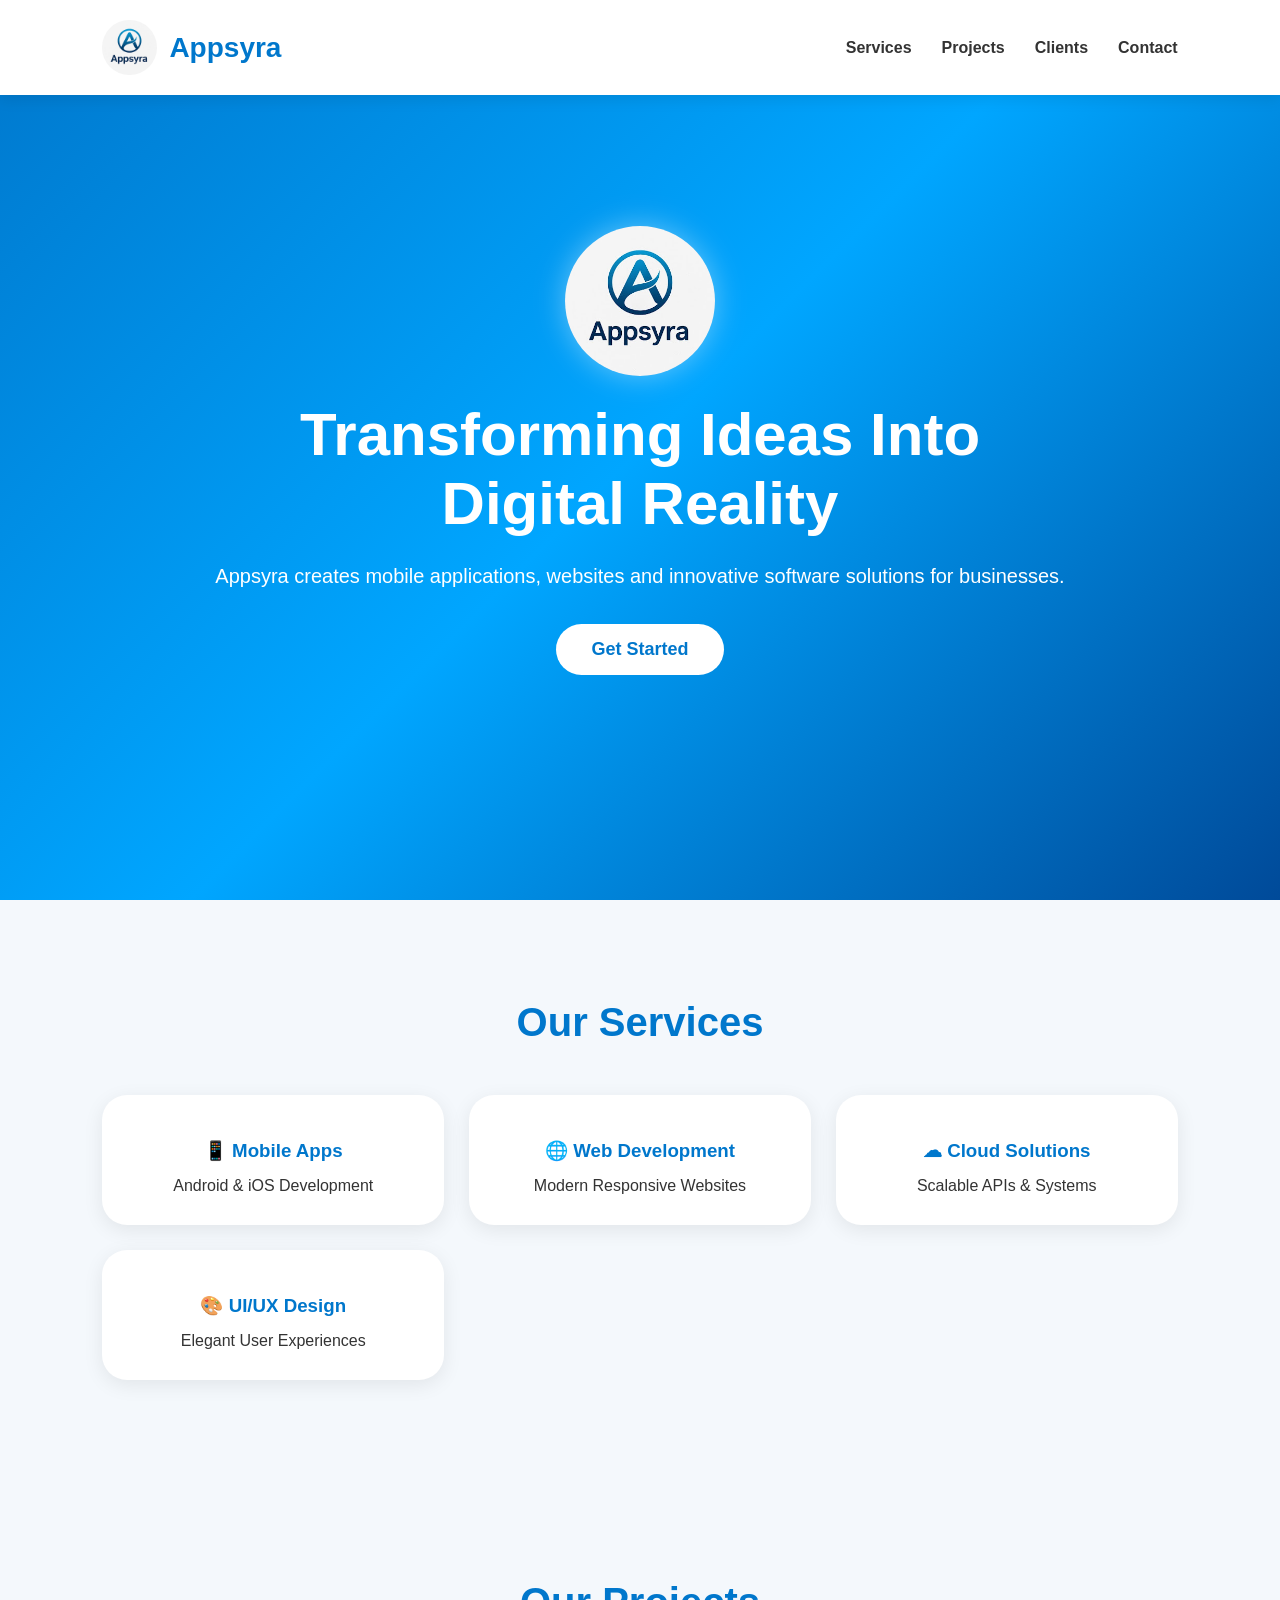
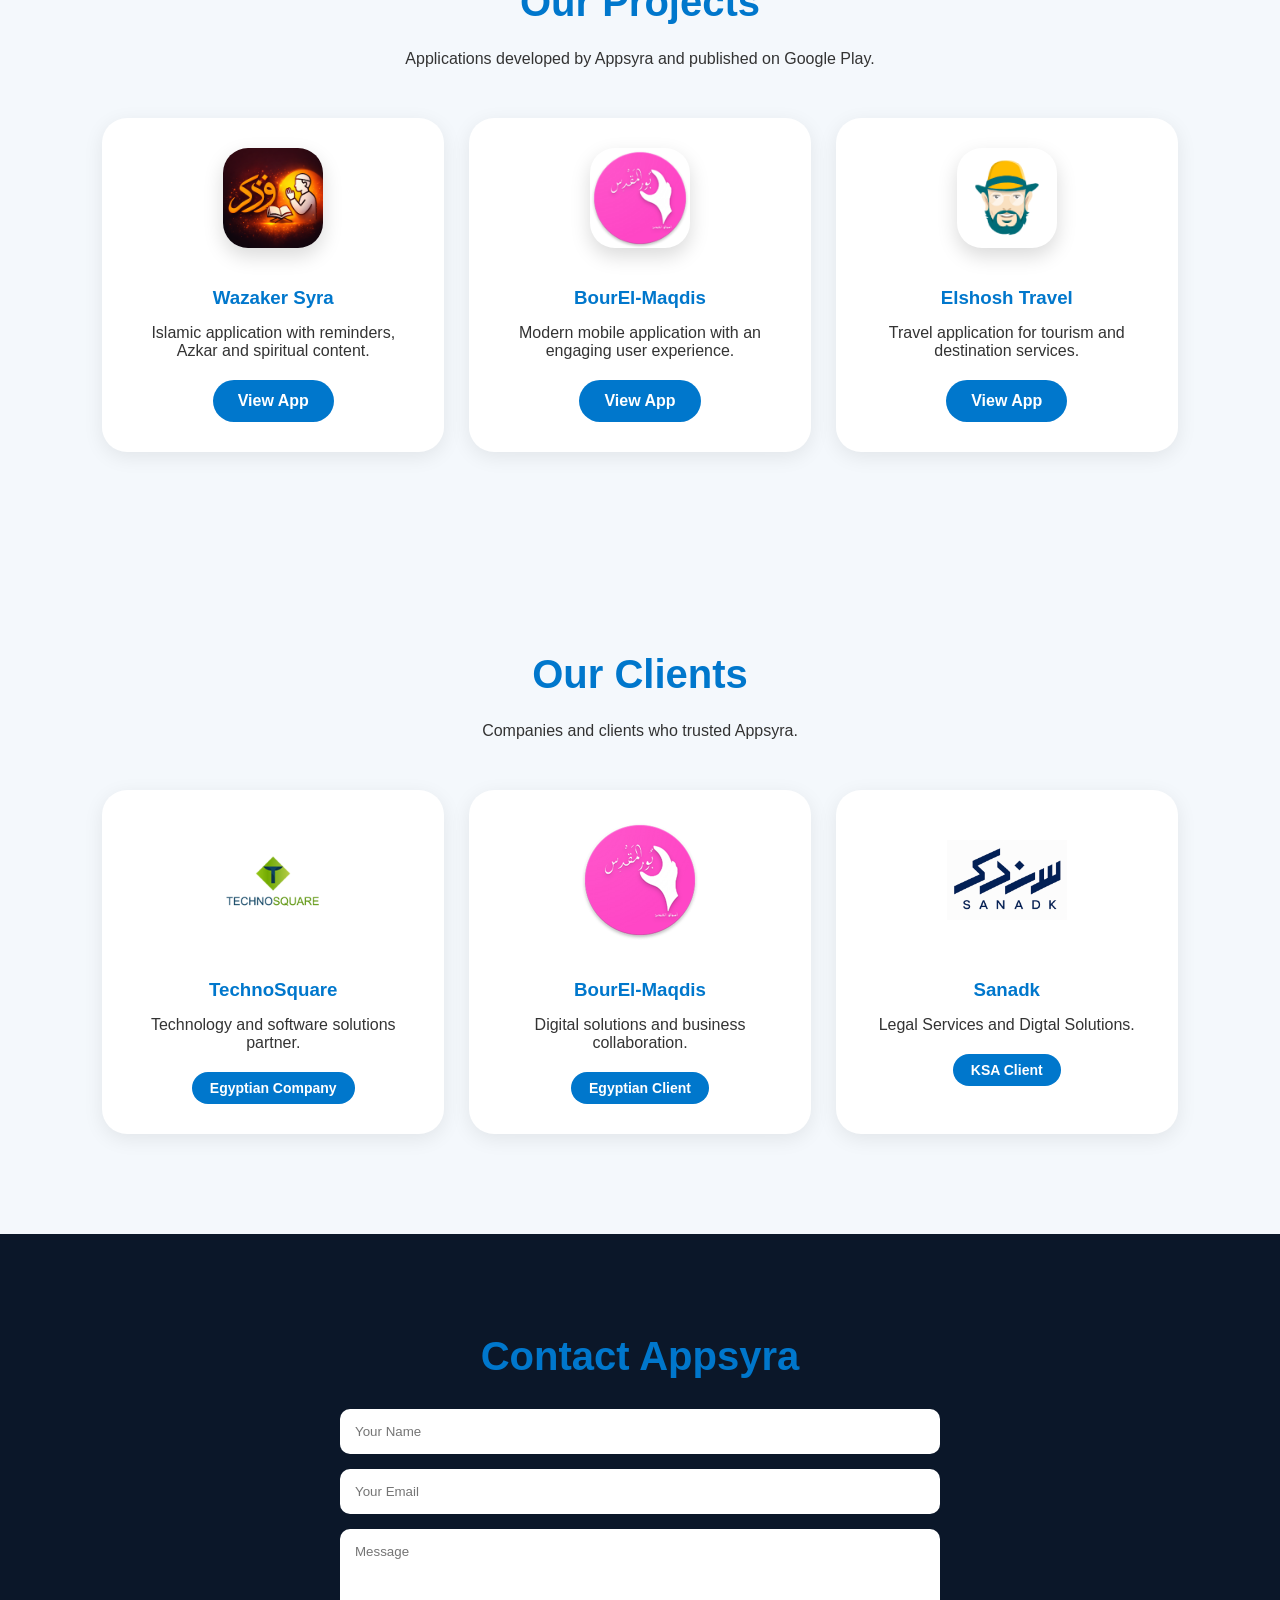
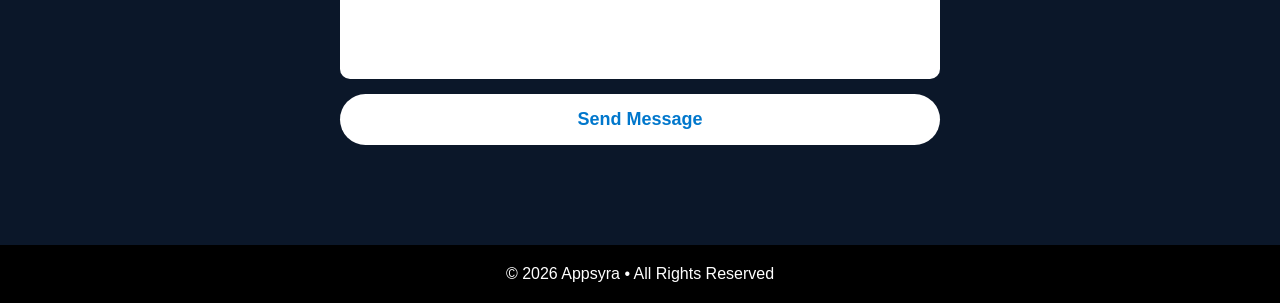
<file: index.html>
<!DOCTYPE html>
<html lang="en">
<head>
<meta charset="UTF-8">
<meta name="viewport" content="width=device-width, initial-scale=1.0">
<title>Appsyra</title>

<style>

*{
margin:0;
padding:0;
box-sizing:border-box;
font-family:Arial,sans-serif;
scroll-behavior:smooth;
}

body{
background:#f4f8fc;
color:#333;
}

/* NAVBAR */

nav{
display:flex;
justify-content:space-between;
align-items:center;
padding:20px 8%;
position:fixed;
width:100%;
top:0;
background:white;
box-shadow:0 3px 15px rgba(0,0,0,.1);
z-index:1000;

transition: all 0.4s ease;
backdrop-filter: blur(10px);
}

/* SCROLL EFFECT */
nav.scrolled{
background: rgba(255,255,255,0.75);
box-shadow:0 3px 20px rgba(0,0,0,.08);
padding:12px 8%;
}

/* LOGO animation */
.logo-container img{
width:55px;
height:55px;
border-radius:50%;
transition:0.3s;
}

nav.scrolled .logo-container img{
width:45px;
height:45px;
}

.logo-text{
font-size:28px;
font-weight:bold;
color:#0077cc;
transition:0.3s;
}

nav.scrolled .logo-text{
font-size:24px;
}

.logo-container{
display:flex;
align-items:center;
gap:12px;
}

.logo-container img{
width:55px;
height:55px;
border-radius:50%;
}

.logo-text{
font-size:28px;
font-weight:bold;
color:#0077cc;
}

nav ul{
display:flex;
list-style:none;
gap:30px;
flex-wrap:wrap;
}

nav a{
text-decoration:none;
font-weight:bold;
color:#333;
transition:.3s;
}

nav a:hover{
color:#00a6ff;
}

/* HERO */

.hero{
height:100vh;
display:flex;
justify-content:center;
align-items:center;
text-align:center;
padding:20px;
background:linear-gradient(
135deg,
#0077cc,
#00a6ff,
#004a99
);
color:white;
}

.hero-content{
max-width:850px;
}

.hero img{
width:150px;
margin-bottom:20px;
border-radius:50%;
box-shadow:0 0 30px rgba(255,255,255,.4);
}

.hero h1{
font-size:60px;
margin-bottom:20px;
}

.hero p{
font-size:20px;
line-height:1.8;
margin-bottom:30px;
}

.btn{
padding:15px 35px;
border:none;
border-radius:50px;
background:white;
color:#0077cc;
font-size:18px;
font-weight:bold;
cursor:pointer;
transition:.4s;
}

.btn:hover{
transform:translateY(-5px);
}

/* SECTIONS */

.section{
padding:100px 8%;
text-align:center;
}

.section h2{
font-size:40px;
margin-bottom:25px;
color:#0077cc;
}

.cards{
display:grid;
grid-template-columns:repeat(auto-fit,minmax(280px,1fr));
gap:25px;
margin-top:50px;
}

.card,
.project-card,
.client-card{
padding:30px;
background:white;
border-radius:25px;
box-shadow:0 5px 20px rgba(0,0,0,.08);
transition:.4s;
}

.card:hover,
.project-card:hover,
.client-card:hover{
transform:translateY(-10px);
}

.card h3,
.project-card h3,
.client-card h3{
margin:15px 0;
color:#0077cc;
}

/* PROJECTS */

.project-image{
width:100px;
height:100px;
border-radius:25px;
object-fit:cover;
margin-bottom:20px;
box-shadow:0 8px 20px rgba(0,0,0,.15);
transition:.4s;
}

.project-card:hover .project-image{
transform:scale(1.1);
}

.project-btn{
display:inline-block;
margin-top:20px;
padding:12px 25px;
background:#0077cc;
color:white;
border-radius:30px;
text-decoration:none;
font-weight:bold;
transition:.3s;
}

.project-btn:hover{
background:#00a6ff;
}

/* CLIENT LOGOS */

.client-logo{
width:120px;
height:120px;
object-fit:contain;
margin-bottom:20px;
transition:.4s;
}

.client-card:hover .client-logo{
transform:scale(1.1);
}

.client-country{
display:inline-block;
margin-top:20px;
padding:8px 18px;
border-radius:20px;
background:#0077cc;
color:white;
font-size:14px;
font-weight:bold;
}

/* CONTACT */

.contact{
background:#0b1729;
color:white;
}

form{
display:flex;
flex-direction:column;
gap:15px;
max-width:600px;
margin:auto;
margin-top:30px;
}

input,
textarea{
padding:15px;
border:none;
border-radius:10px;
outline:none;
}

textarea{
height:150px;
resize:none;
}

footer{
padding:20px;
text-align:center;
background:black;
color:white;
}

/* MOBILE */

@media(max-width:768px){

.hero h1{
font-size:38px;
}

.hero p{
font-size:18px;
}

nav{
flex-direction:column;
gap:15px;
padding:15px;
}

nav ul{
justify-content:center;
}

.hero{
padding-top:100px;
height:auto;
min-height:100vh;
}

}

</style>
</head>

<body>

<!-- NAVBAR -->

<nav>

<div class="logo-container">
<img src="logo.jpg" alt="Appsyra Logo">
<div class="logo-text">Appsyra</div>
</div>

<ul>
<li><a href="#services">Services</a></li>
<li><a href="#projects">Projects</a></li>
<li><a href="#clients">Clients</a></li>
<li><a href="#contact">Contact</a></li>
</ul>

</nav>

<!-- HERO -->

<section class="hero">

<div class="hero-content">

<img src="logo.jpg" alt="Appsyra Logo">

<h1>Transforming Ideas Into Digital Reality</h1>

<p>
Appsyra creates mobile applications,
websites and innovative software solutions
for businesses.
</p>

<button
class="btn"
onclick="document.getElementById('contact').scrollIntoView()">
Get Started
</button>

</div>

</section>



<!-- SERVICES -->

<section id="services" class="section">

<h2>Our Services</h2>

<div class="cards">

<div class="card">
<h3>📱 Mobile Apps</h3>
<p>Android & iOS Development</p>
</div>

<div class="card">
<h3>🌐 Web Development</h3>
<p>Modern Responsive Websites</p>
</div>

<div class="card">
<h3>☁ Cloud Solutions</h3>
<p>Scalable APIs & Systems</p>
</div>

<div class="card">
<h3>🎨 UI/UX Design</h3>
<p>Elegant User Experiences</p>
</div>

</div>

</section>


<!-- PROJECTS -->

<section id="projects" class="section">

<h2>Our Projects</h2>

<p>
Applications developed by Appsyra and published on Google Play.
</p>

<div class="cards">

<div class="project-card">

<img src="images/wazaker.png"
class="project-image"
alt="Wazaker">

<h3>Wazaker Syra</h3>

<p>
Islamic application with reminders,
Azkar and spiritual content.
</p>

<a
href="https://play.google.com/store/apps/details?id=com.wazaker.syra.app"
target="_blank"
class="project-btn">
View App
</a>

</div>


<div class="project-card">

<img src="images/bourmaqdes.png"
class="project-image"
alt="BourEl-Maqdis">

<h3>BourEl-Maqdis</h3>

<p>
Modern mobile application with
an engaging user experience.
</p>

<a
href="https://play.google.com/store/apps/details?id=com.mazen.bourmaqdes"
target="_blank"
class="project-btn">
View App
</a>

</div>


<div class="project-card">

<img src="images/elshosh.png"
class="project-image"
alt="Elshosh">

<h3>Elshosh Travel</h3>

<p>
Travel application for tourism
and destination services.
</p>

<a
href="https://play.google.com/store/apps/details?id=com.elshosh.travel"
target="_blank"
class="project-btn">
View App
</a>

</div>

</div>

</section>


<!-- CLIENTS -->

<section id="clients" class="section">

<h2>Our Clients</h2>

<p>
Companies and clients who trusted Appsyra.
</p>

<div class="cards">

<div class="client-card">

<img
src="images/technosquare.png"
class="client-logo"
alt="TechnoSquare">

<h3>TechnoSquare</h3>

<p>
Technology and software solutions partner.
</p>

<div class="client-country">
Egyptian Company
</div>

</div>



<div class="client-card">

<img
src="images/bourelmaqdis.png"
class="client-logo"
alt="BourEl-Maqdis">

<h3>BourEl-Maqdis</h3>

<p>
Digital solutions and business collaboration.
</p>

<div class="client-country">
Egyptian Client
</div>

</div>



<div class="client-card">

<img
src="images/sanadk.png"
class="client-logo"
alt="Sanadk">

<h3>Sanadk</h3>

<p>
Legal Services and Digtal Solutions.
</p>

<div class="client-country">
KSA Client
</div>

</div>

</div>

</div>

</section>


<!-- CONTACT -->

<section id="contact" class="section contact">

<h2>Contact Appsyra</h2>

<form
action="mailto:appsyrasupport@gmail.com"
method="post"
enctype="text/plain">

<input
type="text"
name="Name"
placeholder="Your Name"
required>

<input
type="email"
name="Email"
placeholder="Your Email"
required>

<textarea
name="Message"
placeholder="Message"
required></textarea>

<button class="btn">
Send Message
</button>

</form>

</section>


<footer>
© 2026 Appsyra • All Rights Reserved
</footer>

</body>
<!-- ✅ FIXED SCRIPT (MUST BE HERE) -->
<script>
const nav = document.querySelector("nav");

window.addEventListener("scroll", () => {
  if (window.scrollY > 50) {
    nav.classList.add("scrolled");
  } else {
    nav.classList.remove("scrolled");
  }
});
</script>

</html>
</file>
